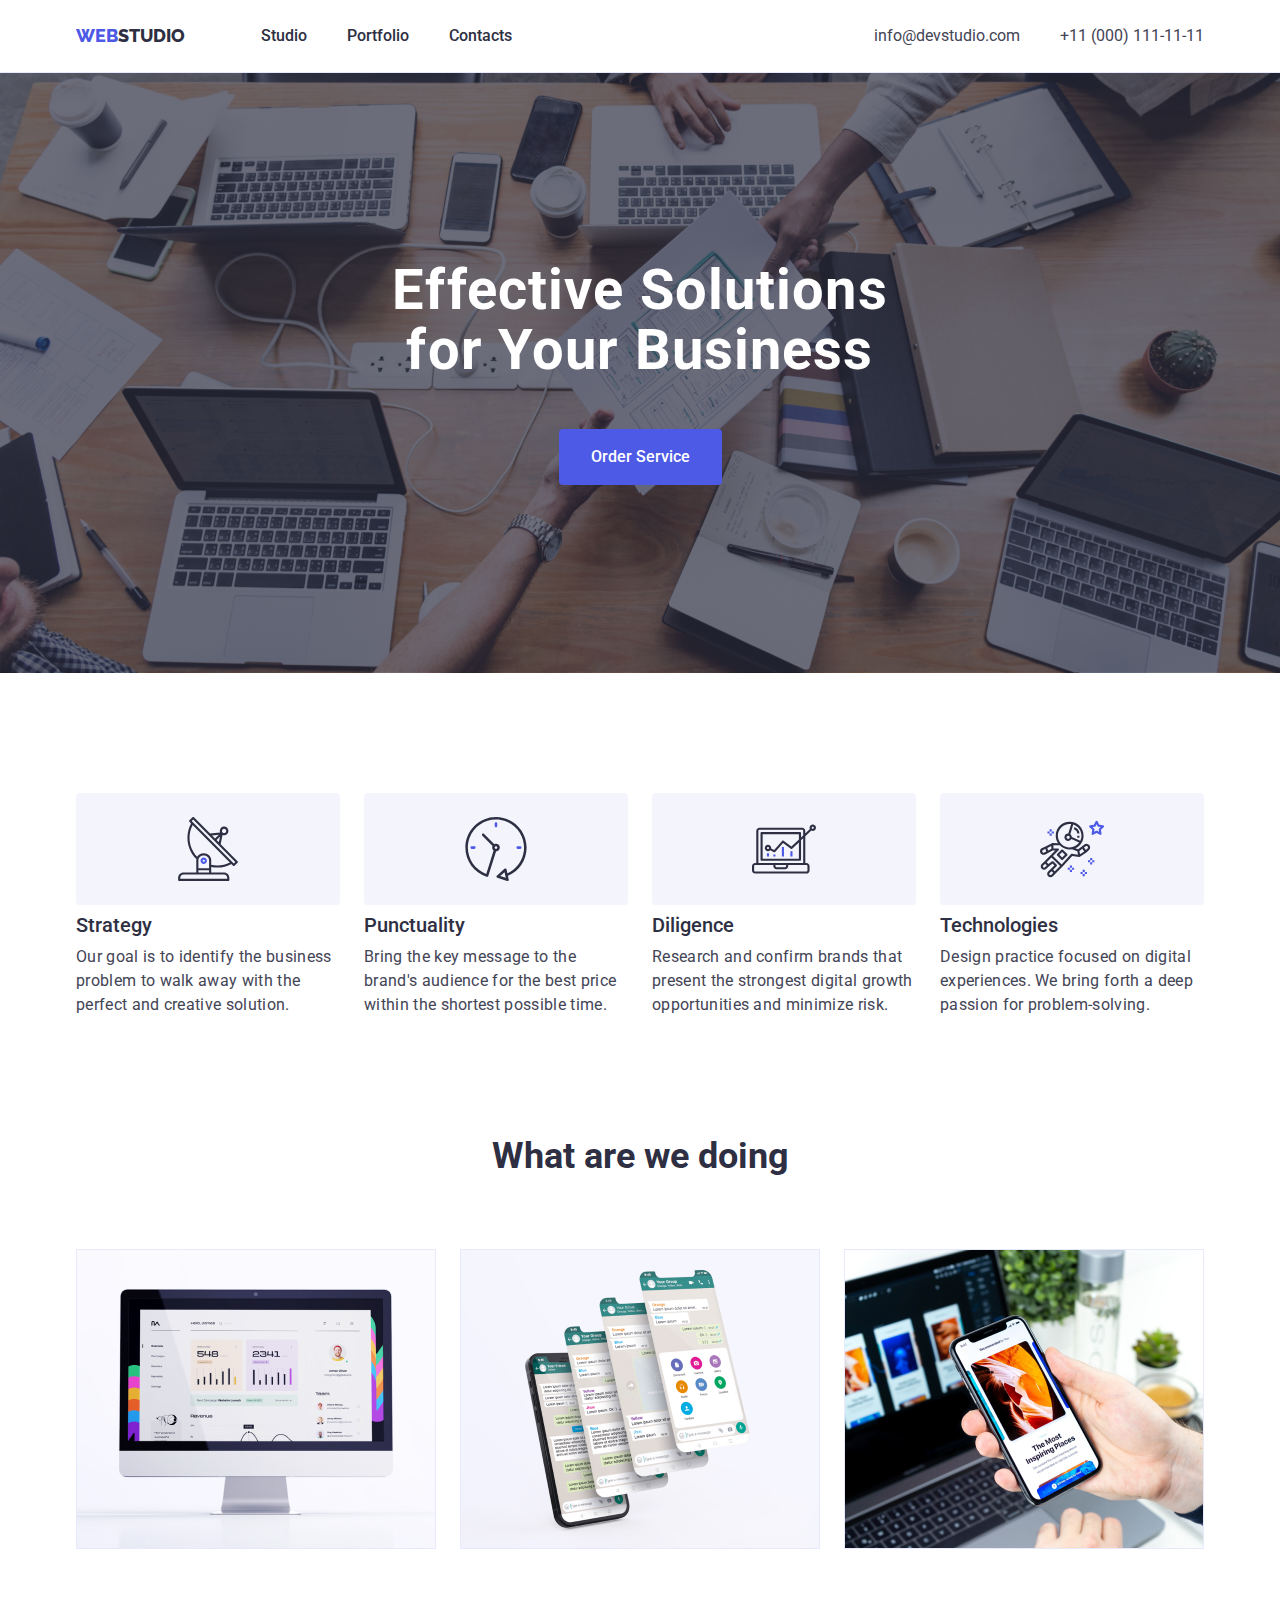
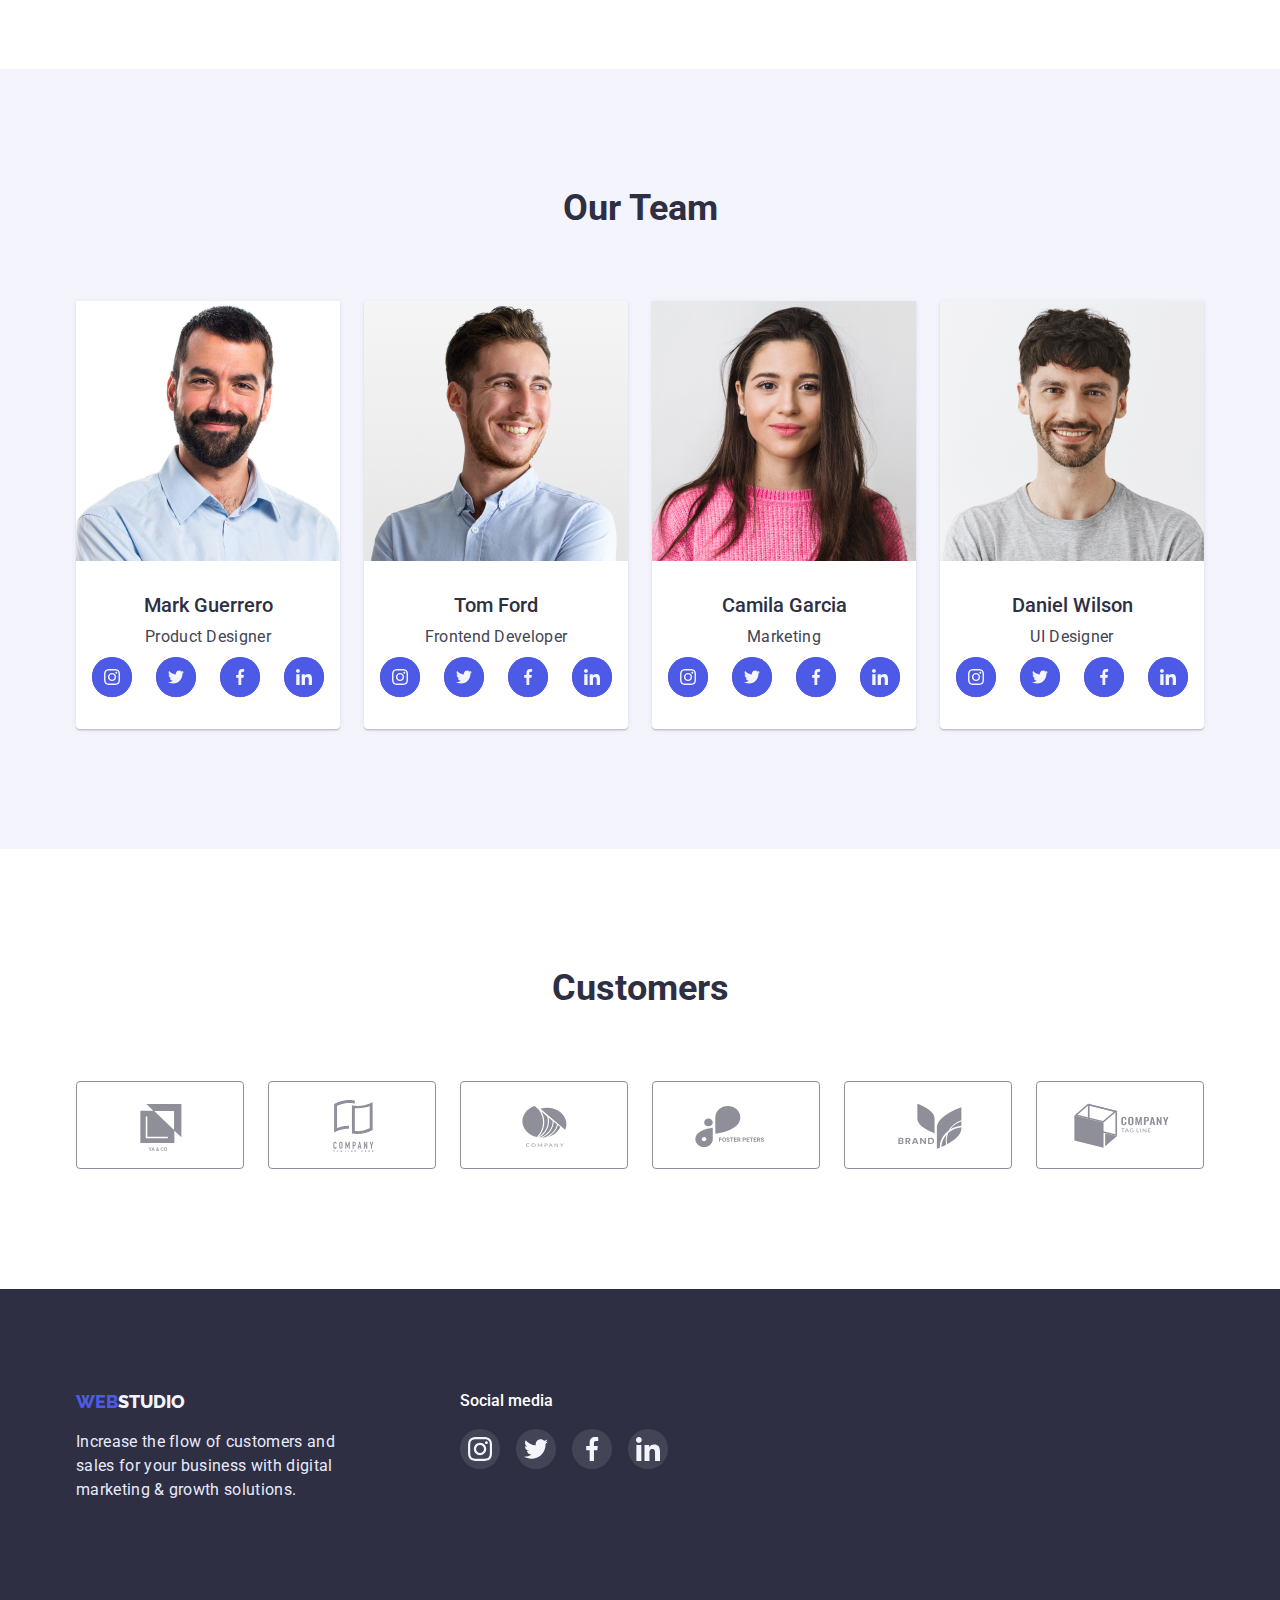
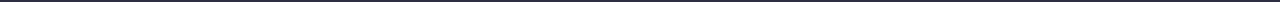
<file: index.html>
<!DOCTYPE html>
<html lang="en">
<head>
    <meta charset="UTF-8">
    <meta http-equiv="X-UA-Compatible" content="IE=edge">
    <meta name="viewport" content="width=device-width, initial-scale=1.0">
    <link rel="stylesheet" href="./css/reset.css">
    <link rel="stylesheet" href="https://cdnjs.cloudflare.com/ajax/libs/modern-normalize/1.1.0/modern-normalize.css" integrity="sha512-Y0MM+V6ymRKN2zStTqzQ227DWhhp4Mzdo6gnlRnuaNCbc+YN/ZH0sBCLTM4M0oSy9c9VKiCvd4Jk44aCLrNS5Q==" crossorigin="anonymous" referrerpolicy="no-referrer" />
    <link rel="stylesheet" href="./css/style.css">
    <link rel="preconnect" href="https://fonts.googleapis.com">
    <link rel="preconnect" href="https://fonts.gstatic.com" crossorigin>
    <link href="https://fonts.googleapis.com/css2?family=Raleway:wght@800&family=Roboto:wght@400;500;700;900&display=swap" rel="stylesheet">
    <title>Studio</title>
</head>
<body>

    <header class="header">
        <div class="container head">

            <nav class="nav">
                <a href="./index.html" class="logo link"><span class="web">WEB</span><span class="header-studio">STUDIO</span></a>
                <ul class="nav-list list">
                    <li class="nav-list-item"><a href="./index.html" class="nav-link link">Studio</a></li>
                    <li class="nav-list-item"><a href="./portfolio.html" class="nav-link link">Portfolio</a></li>
                    <li class="nav-list-item"><a href="./index.html" class="nav-link link">Contacts</a></li>
                </ul>
            </nav>
    
            <address class="address">
                <ul class="address-list list">
                    <li class="address-list-item"><a href="mailto:info@devstudio.com" class="address-link link"><span class="address-hover">info@devstudio.com</span></a></li>
                    <li class="address-list-item"><a href="tel:+110001111111" class="address-link link">+11 (000) 111-11-11</a></li>
                </ul>
            </address>

        </div>
    </header>
    
    <main class="main">
        
        <section class="hero">
            <div class="container">
        
                <h1 class="main-title">
                    Effective Solutions
                    for Your Business
                </h1>
                    
                <button type="button" class="hero-button">Order Service</button>
            </div>
        </section>

        <section class="first">
            <div class="container">
                <h2 class="invis"></h2>
    
                <ul class="first-list list">
                    <li class="first-list-item">
                        <div class="first-wrap-svg">
                            <svg class="first-svg">
                                <use href="./images/symbol-defs.svg#icon-antenna"></use>
                            </svg>
                        </div>
                        <h3 class="mini-title">Strategy</h3>
                        <p class="parag"> 
                            Our goal is to identify the business 
                            problem to walk away with the 
                            perfect and creative solution.
                        </p>
                    </li>
                    <li class="first-list-item">
                        <div class="first-wrap-svg">
                            <svg class="first-svg">
                                <use href="./images/symbol-defs.svg#icon-clock"></use>
                            </svg>
                        </div>
                        <h3 class="mini-title">Punctuality</h3>
                        <p class="parag">
                            Bring the key message to the 
                            brand's audience for the best price 
                            within the shortest possible time.
                        </p>
                    </li>
                    <li class="first-list-item">
                        <div class="first-wrap-svg">
                            <svg class="first-svg">
                                <use href="./images/symbol-defs.svg#icon-diagram"></use>
                            </svg>
                        </div>
                        <h3 class="mini-title">Diligence</h3>
                        <p class="parag">
                            Research and confirm brands that
                            present the strongest digital growth
                            opportunities and minimize risk.
                        </p>
                    </li>
                    <li class="first-list-item">
                        <div class="first-wrap-svg">
                            <svg class="first-svg">
                                <use href="./images/symbol-defs.svg#icon-astronaut"></use>
                            </svg>
                        </div>
                        <h3 class="mini-title">Technologies</h3>
                        <p class="parag">
                            Design practice focused on digital 
                            experiences. We bring forth a deep 
                            passion for problem-solving.
                        </p>
                    </li>
                </ul>
            </div>
        </section>

        <section class="second">
            <div class="container">
    
                <h2 class="second-title">What are we doing</h2>
    
                <ul class="second-list list">
                    <li class="second-list-item">
                        <img src="./images/img1.jpg" alt="img 1" class="img">
                    </li>
                    <li class="second-list-item">
                        <img src="./images/img2.jpg" alt="img 2" class="img">
                    </li>
                    <li class="second-list-item">
                        <img src="./images/img3.jpg" alt="img 3" class="img">
                    </li>
                </ul>

            </div>
        </section>

        <section class="team">
            <div class="container">
    
                <h2 class="second-title">Our Team</h2>
                <ul class="team-list list">
                    <li class="team-list-item">
                        <img src="./images/img-3.jpg" alt="photo" class="photo">
                        <div class="photo-text">
                            <h3 class="mini-title">Mark Guerrero</h3>
                            <p class="parag">Product Designer</p>
                            <ul class="team-social-list list">
                                <li class="team-social-list-item">
                                    <a href="" class="social-link">
                                        <svg class="team-svg">
                                            <use href="./images/symbol-defs.svg#icon-instagram"></use>
                                        </svg>
                                    </a>
                                </li>
                                <li class="team-social-list-item">
                                    <a href="" class="social-link">
                                        <svg class="team-svg">
                                            <use href="./images/symbol-defs.svg#icon-twitter"></use>
                                        </svg>
                                    </a>
                                </li>
                                <li class="team-social-list-item">
                                    <a href="" class="social-link">
                                        <svg class="team-svg">
                                            <use href="./images/symbol-defs.svg#icon-facebook"></use>
                                        </svg>
                                    </a>
                                </li>
                                <li class="team-social-list-item">
                                    <a href="" class="social-link">
                                        <svg class="team-svg">
                                            <use href="./images/symbol-defs.svg#icon-linkedin"></use>
                                        </svg>
                                    </a>
                                </li>
                            </ul>
                        </div>
                    </li>
                    <li class="team-list-item">
                        <img src="./images/img-2.jpg" alt="photo" class="photo">
                        <div class="photo-text">
                            <h3 class="mini-title">Tom Ford</h3>
                            <p class="parag">Frontend Developer</p>
                            <ul class="team-social-list list">
                                <li class="team-social-list-item">
                                    <a href="" class="social-link">
                                        <svg class="team-svg">
                                            <use href="./images/symbol-defs.svg#icon-instagram"></use>
                                        </svg>
                                    </a>
                                </li>
                                <li class="team-social-list-item">
                                    <a href="" class="social-link">
                                        <svg class="team-svg">
                                            <use href="./images/symbol-defs.svg#icon-twitter"></use>
                                        </svg>
                                    </a>
                                </li>
                                <li class="team-social-list-item">
                                    <a href="" class="social-link">
                                        <svg class="team-svg">
                                            <use href="./images/symbol-defs.svg#icon-facebook"></use>
                                        </svg>
                                    </a>
                                </li>
                                <li class="team-social-list-item">
                                    <a href="" class="social-link">
                                        <svg class="team-svg">
                                            <use href="./images/symbol-defs.svg#icon-linkedin"></use>
                                        </svg>
                                    </a>
                                </li>
                            </ul>
                        </div>
                    </li>
                    <li class="team-list-item">
                        <img src="./images/img-1.jpg" alt="photo" class="photo">
                        <div class="photo-text">
                            <h3 class="mini-title">Camila Garcia</h3>
                            <p class="parag">Marketing</p>
                            <ul class="team-social-list list">
                                <li class="team-social-list-item">
                                    <a href="" class="social-link">
                                        <svg class="team-svg">
                                            <use href="./images/symbol-defs.svg#icon-instagram"></use>
                                        </svg>
                                    </a>
                                </li>
                                <li class="team-social-list-item">
                                    <a href="" class="social-link">
                                        <svg class="team-svg">
                                            <use href="./images/symbol-defs.svg#icon-twitter"></use>
                                        </svg>
                                    </a>
                                </li>
                                <li class="team-social-list-item">
                                    <a href="" class="social-link">
                                        <svg class="team-svg">
                                            <use href="./images/symbol-defs.svg#icon-facebook"></use>
                                        </svg>
                                    </a>
                                </li>
                                <li class="team-social-list-item">
                                    <a href="" class="social-link">
                                        <svg class="team-svg">
                                            <use href="./images/symbol-defs.svg#icon-linkedin"></use>
                                        </svg>
                                    </a>
                                </li>
                            </ul>
                        </div>
                    </li>
                    <li class="team-list-item">
                        <img src="./images/img.jpg" alt="photo" class="photo">
                        <div class="photo-text">
                            <h3 class="mini-title">Daniel Wilson</h3>
                            <p class="parag">UI Designer</p>
                            <ul class="team-social-list list">
                                <li class="team-social-list-item">
                                    <a href="" class="social-link">
                                        <svg class="team-svg">
                                            <use href="./images/symbol-defs.svg#icon-instagram"></use>
                                        </svg>
                                    </a>
                                </li>
                                <li class="team-social-list-item">
                                    <a href="" class="social-link">
                                        <svg class="team-svg">
                                            <use href="./images/symbol-defs.svg#icon-twitter"></use>
                                        </svg>
                                    </a>
                                </li>
                                <li class="team-social-list-item">
                                    <a href="" class="social-link">
                                        <svg class="team-svg">
                                            <use href="./images/symbol-defs.svg#icon-facebook"></use>
                                        </svg>
                                    </a>
                                </li>
                                <li class="team-social-list-item">
                                    <a href="" class="social-link">
                                        <svg class="team-svg">
                                            <use href="./images/symbol-defs.svg#icon-linkedin"></use>
                                        </svg>
                                    </a>
                                </li>
                            </ul>
                        </div>
                    </li>
                </ul>

            </div>    
        </section>
        
        <section class="customers">
            <div class="container">
                <h2 class="second-title">Customers</h2>
                <ul class="customers-list list">
                    <li class="customers-list-item">
                        <a href="" class="customers-link">
                            <svg class="customers-svg">
                                <use href="./images/symbol-defs.svg#icon-Logo"></use>
                            </svg>
                        </a>
                    </li>
                    <li class="customers-list-item">
                        <a href="" class="customers-link">
                            <svg class="customers-svg">
                                <use href="./images/symbol-defs.svg#icon-Logo-1"></use>
                            </svg>
                        </a>
                    </li>
                    <li class="customers-list-item">
                        <a href="" class="customers-link">
                            <svg class="customers-svg">
                                <use href="./images/symbol-defs.svg#icon-Logo-2"></use>
                            </svg>
                        </a>
                    </li>
                    <li class="customers-list-item">
                        <a href="" class="customers-link">
                            <svg class="customers-svg">
                                <use href="./images/symbol-defs.svg#icon-Logo-3"></use>
                            </svg>
                        </a>
                    </li>
                    <li class="customers-list-item">
                        <a href="" class="customers-link">
                            <svg class="customers-svg">
                                <use href="./images/symbol-defs.svg#icon-Logo-4"></use>
                            </svg>
                        </a>
                    </li>
                    <li class="customers-list-item">
                        <a href="" class="customers-link">
                            <svg class="customers-svg">
                                <use href="./images/symbol-defs.svg#icon-Logo-5"></use>
                            </svg>
                        </a>
                    </li>
                </ul>
            </div>
        </section>

    </main>

    <footer class="footer">
        <div class="container">
    
            <div class="flex">
                <div class="text">
                    <a href="./index.html" class="logo link"><span class="web">WEB</span><span class="footer-studio">STUDIO</span></a>
            
                    <p class="parag footer-text">
                        Increase the flow of customers and 
                        sales for your business with digital 
                        marketing & growth solutions.
                    </p>
                </div>
    
                <div class="footer-social">
                    <h3 class="third-title">Social media</h3>
                    <ul class="footer-social-list list">
                        <li class="footer-social-list-item">
                            <a href="" class="footer-social-link">
                                <svg class="footer-svg">
                                    <use href="./images/symbol-defs.svg#icon-instagram"></use>
                                </svg>
                            </a>
                        </li>
                        <li class="footer-social-list-item">
                            <a href="" class="footer-social-link">
                                <svg class="footer-svg">
                                    <use href="./images/symbol-defs.svg#icon-twitter"></use>
                                </svg>
                            </a>
                        </li>
                        <li class="footer-social-list-item">
                            <a href="" class="footer-social-link">
                                <svg class="footer-svg">
                                    <use href="./images/symbol-defs.svg#icon-facebook"></use>
                                </svg>
                            </a>
                        </li>
                        <li class="footer-social-list-item">
                            <a href="" class="footer-social-link">
                                <svg class="footer-svg">
                                    <use href="./images/symbol-defs.svg#icon-linkedin"></use>
                                </svg>
                            </a>
                        </li>
                    </ul>
                </div>
            </div>
        </div>   
    </footer>

</body>
</html>
</file>
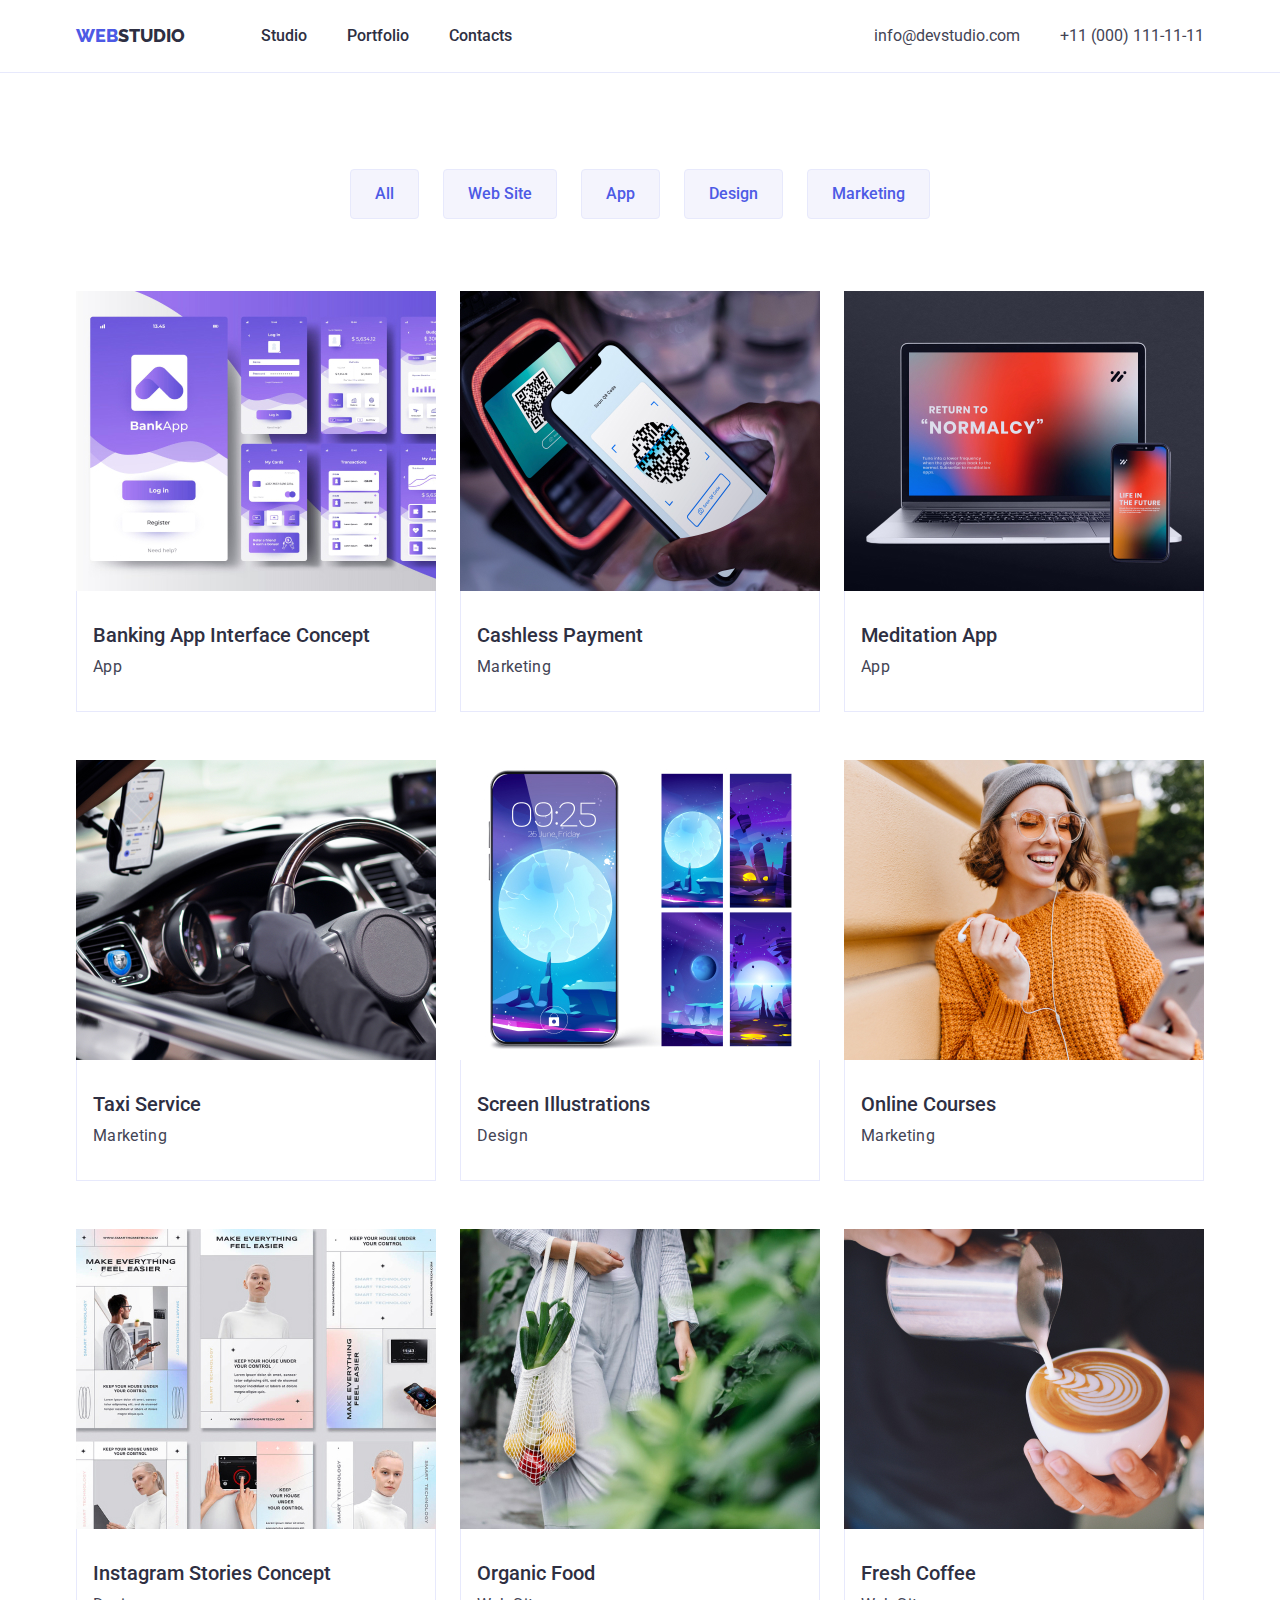
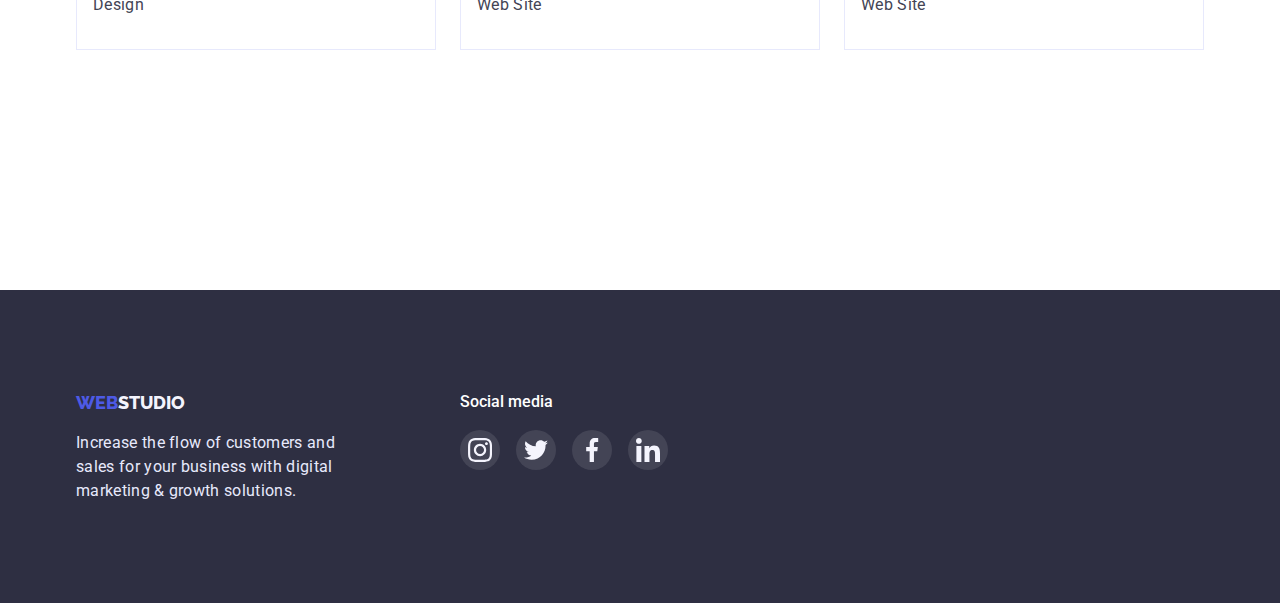
<file: portfolio.html>
<!DOCTYPE html>
<html lang="en">
<head>
    <meta charset="UTF-8">
    <meta http-equiv="X-UA-Compatible" content="IE=edge">
    <meta name="viewport" content="width=device-width, initial-scale=1.0">
    <link rel="stylesheet" href="./css/reset.css">
    <link rel="stylesheet" href="https://cdnjs.cloudflare.com/ajax/libs/modern-normalize/1.1.0/modern-normalize.css" integrity="sha512-Y0MM+V6ymRKN2zStTqzQ227DWhhp4Mzdo6gnlRnuaNCbc+YN/ZH0sBCLTM4M0oSy9c9VKiCvd4Jk44aCLrNS5Q==" crossorigin="anonymous" referrerpolicy="no-referrer" />
    <link rel="stylesheet" href="./css/style.css">
    <link rel="preconnect" href="https://fonts.googleapis.com">
    <link rel="preconnect" href="https://fonts.gstatic.com" crossorigin>
    <link href="https://fonts.googleapis.com/css2?family=Raleway:wght@800&family=Roboto:wght@400;500;700;900&display=swap" rel="stylesheet">
    <title>Portfolio</title>
</head>
<body>
    
    <header class="header">
        <div class="container head">

            <nav class="nav">
                <a href="./index.html" class="logo link"><span class="web">WEB</span><span class="header-studio">STUDIO</span></a>
                <ul class="nav-list list">
                    <li class="nav-list-item"><a href="./index.html" class="nav-link link">Studio</a></li>
                    <li class="nav-list-item"><a href="./portfolio.html" class="nav-link link">Portfolio</a></li>
                    <li class="nav-list-item"><a href="./index.html" class="nav-link link">Contacts</a></li>
                </ul>
            </nav>
    
            <address class="address">
                <ul class="address-list list">
                    <li class="address-list-item"><a href="mailto:info@devstudio.com" class="address-link link"><span class="address-hover">info@devstudio.com</span></a></li>
                    <li class="address-list-item"><a href="tel:+110001111111" class="address-link link">+11 (000) 111-11-11</a></li>
                </ul>
            </address>

        </div>
    </header>

    <main class="main">

        <section class="services">
            <div class="container">
                <h1 class="invis"></h1>
                <ul class="filters-list list">
                    <li class="filters-list-item">
                        <button type="button" class="filter-btn">All</button>
                    </li>
                    <li class="filters-list-item">
                        <button type="button" class="filter-btn">Web Site</button>
                    </li>
                    <li class="filters-list-item">
                        <button type="button" class="filter-btn">App</button>
                    </li>
                    <li class="filters-list-item">
                        <button type="button" class="filter-btn">Design</button>
                    </li>
                    <li class="filters-list-item">
                        <button type="button" class="filter-btn">Marketing</button>
                    </li>
                </ul>
    
                <ul class="card-list list">
                    <li class="card-list-item">
                        <a href="" class="link">
                            <img src="./images/img-4.jpg" alt="Image" class="img">
                            <div class="card-bottom">
                                <h3 class="mini-title">Banking App Interface Concept</h3>
                                <p class="parag">App</p>
                            </div>
                        </a>
                    </li>
                    <li class="card-list-item">
                        <a href="" class="link">
                            <img src="./images/img-5.jpg" alt="Image" class="img">
                            <div class="card-bottom">
                                <h3 class="mini-title">Cashless Payment</h3>
                                <p class="parag">Marketing</p>
                            </div>
                        </a>
                    </li>
                    <li class="card-list-item">
                        <a href="" class="link">
                            <img src="./images/img-6.jpg" alt="Image" class="img">
                            <div class="card-bottom">
                                <h3 class="mini-title">Meditation App</h3>
                                <p class="parag">App</p>
                            </div>
                        </a>
                    </li>
                    <li class="card-list-item">
                        <a href="" class="link">
                            <img src="./images/img-7.jpg" alt="Image" class="img">
                            <div class="card-bottom">
                                <h3 class="mini-title">Taxi Service</h3>
                                <p class="parag">Marketing</p>
                            </div>
                        </a>
                    </li>
                    <li class="card-list-item">
                        <a href="" class="link">
                            <img src="./images/img-8.jpg" alt="Image" class="img">
                            <div class="card-bottom">
                                <h3 class="mini-title">Screen Illustrations</h3>
                                <p class="parag">Design</p>
                            </div>
                        </a>
                    </li>
                    <li class="card-list-item">
                        <a href="" class="link">
                            <img src="./images/img-9.jpg" alt="Image" class="img">
                            <div class="card-bottom">
                                <h3 class="mini-title">Online Courses</h3>
                                <p class="parag">Marketing</p>
                            </div>
                        </a>
                    </li>
                    <li class="card-list-item">
                        <a href="" class="link">
                            <img src="./images/img-10.jpg" alt="Image" class="img">
                            <div class="card-bottom">
                                <h3 class="mini-title">Instagram Stories Concept</h3>
                                <p class="parag">Design</p>
                            </div>
                        </a>
                    </li>
                    <li class="card-list-item">
                        <a href="" class="link">
                            <img src="./images/img-11.jpg" alt="Image" class="img">
                            <div class="card-bottom">
                                <h3 class="mini-title">Organic Food</h3>
                                <p class="parag">Web Site</p>
                            </div>
                        </a>
                    </li>
                    <li class="card-list-item">
                        <a href="" class="link">
                            <img src="./images/img-12.jpg" alt="Image" class="img">
                            <div class="card-bottom">
                                <h3 class="mini-title">Fresh Coffee</h3>
                                <p class="parag">Web Site</p>
                            </div>
                        </a>
                    </li>
                </ul>
            </div>
        </section>

    </main>

    <footer class="footer">
        <div class="container">
    
            <div class="flex">
                <div class="text">
                    <a href="./index.html" class="logo link"><span class="web">WEB</span><span class="footer-studio">STUDIO</span></a>
            
                    <p class="parag footer-text">
                        Increase the flow of customers and 
                        sales for your business with digital 
                        marketing & growth solutions.
                    </p>
                </div>
    
                <div class="footer-social">
                    <h3 class="third-title">Social media</h3>
                    <ul class="footer-social-list list">
                        <li class="footer-social-list-item">
                            <a href="" class="footer-social-link">
                                <svg class="footer-svg">
                                    <use href="./images/symbol-defs.svg#icon-instagram"></use>
                                </svg>
                            </a>
                        </li>
                        <li class="footer-social-list-item">
                            <a href="" class="footer-social-link">
                                <svg class="footer-svg">
                                    <use href="./images/symbol-defs.svg#icon-twitter"></use>
                                </svg>
                            </a>
                        </li>
                        <li class="footer-social-list-item">
                            <a href="" class="footer-social-link">
                                <svg class="footer-svg">
                                    <use href="./images/symbol-defs.svg#icon-facebook"></use>
                                </svg>
                            </a>
                        </li>
                        <li class="footer-social-list-item">
                            <a href="" class="footer-social-link">
                                <svg class="footer-svg">
                                    <use href="./images/symbol-defs.svg#icon-linkedin"></use>
                                </svg>
                            </a>
                        </li>
                    </ul>
                </div>
            </div>
        </div>   
    </footer>
    
</body>
</html>
</file>
<file: css/style.css>
*{
    box-sizing: border-box;
}

:root{
--plain-text: #434455;
--special-text: #2E2F42;
--hover-active: #404BBF;
}

body{
    font-family: 'Roboto';
    font-size: 16px;
    color: var(--plain-text);
}

.list{
    list-style: none;
    display: flex;
}

.list:last-child{
    margin-right: 0;
    margin-bottom: 0;
}

.link{
    text-decoration: none;
}

.invis{
    position: absolute;
    width: 1px;
    height: 1px;
    margin: -1px;
    border: 0;
    padding: 0;
    white-space: nowrap;
    clip-path: inset(100%);
    clip: rect(0 0 0 0);
    overflow: hidden;
}

img{
    display: block;
    max-width: 100%;
    height: auto;
}

.img{
    width: 360px;
    height: 300px;
}

.photo{
    width: 264px;
    height: 260px;
}

.second-title{
    font-family: 'Roboto';
    font-style: normal;
    font-weight: 700;
    font-size: 36px;
    line-height: 1.11;
    letter-spacing: 0,02em;
    color: var(--special-text);
}

.mini-title{
    font-family: 'Roboto';
    font-style: normal;
    font-weight: 500;
    font-size: 20px;
    line-height: 1.2;
    letter-spacing: 0,02em;
    color: var(--special-text);
    margin-bottom: 8px;
}

.parag{
    font-family: 'Roboto';
    font-style: normal;
    font-weight: 400;
    font-size: 16px;
    line-height: 1.5;
    letter-spacing: 0.02em;
    color: var(--plain-text);
}

.container{
    width: 1158px;
    padding: 0 15px;
    margin: 0 auto;
}

.header{
    border-bottom: 1px solid #E7E9FC;
    /* background-color: #e7e9fc; */
}

.head{
    display: flex;
    justify-content: space-between;
    align-items: center;
}

.nav{
    display: flex;
    align-items: center;
    gap: 61px;
}

.nav-list{
    display: flex;
    gap: 10px;
}

.nav-list-item{
    padding: 24px 0;
}

.nav-link{
    font-family: 'Roboto';
    font-style: normal;
    font-weight: 500;
    font-size: 16px;
    line-height: 1.5;
    color: var(--special-text);
    padding: 24px 15px;
}

.nav-link:active{
    color: var(--hover-active);
}

.logo{
    font-family: 'Raleway';
    font-style: normal;
    font-weight: 800;
    font-size: 18px;
    line-height: 1.4;
}

.web{
    color: #4d5ae5;
}

.header-studio{
    color: var(--special-text);
}

.address-list{
    display: flex;
    gap: 40px;
}

.address-link{
    font-family: 'Roboto';
    font-style: normal;
    font-weight: 400;
    font-size: 16px;
    line-height: 1.5;
    color: var(--plain-text);
}

.address-hover:active{
    color: var(--hover-active);
}

.hero{
    text-align: center;
    background-image: linear-gradient( to right, rgba(46, 47, 66, 0.7), rgba(46, 47, 66, 0.7)),  url(../images/people-office.jpg);
    background-repeat: no-repeat;
    background-size: 1440px;
    background-position: 50% 50%;
    padding: 188px 0;
}

.main-title{
    font-family: 'Roboto';
    font-style: normal;
    font-weight: 700;
    font-size: 56px;
    line-height: 1.07;
    letter-spacing: 0.02em;
    color: #FFFFFF;
    width: 500px;
    margin: 0 auto 48px;
}

.hero-button{
    font-family: 'Roboto';
    font-style: normal;
    font-weight: 500;
    font-size: 16px;
    line-height: 1.5;
    letter-spacing: 0,04em;
    cursor: pointer;
    border: none;
    border-radius: 4px;
    padding: 16px 32px;
    color: #ffffff;
    background-color: #4d5ae5;
}

.hero-button:hover, .hero-button:focus{
    background-color: var(--hover-active);
}

.first{
    padding-top: 120px;
}

.first-list{
    gap: 24px;
}

.first-list-item{
    width: 264px;
}

.first-wrap-svg{
    height: 112px;
    width: 264px;
    background: #F4F4FD;
    border-radius: 4px;
    display: flex;
    justify-content: center;
    align-items: center;
    margin-bottom: 8px;
}

.first-svg{
    width: 64px;
    height: 64px;
}

.second{
    padding: 120px 0;
}

.second-title{
    text-align: center;
    margin-bottom: 72px;
}

.second-list{
    gap: 24px;
}

.team{
    padding: 120px 0;
    background-color: #f4f4fd;
}

.team-list{
    gap: 24px;
}

.team-list-item{
    box-shadow: 0px 1px 6px rgba(46, 47, 66, 0.08), 0px 1px 1px rgba(46, 47, 66, 0.16), 0px 2px 1px rgba(46, 47, 66, 0.08);
    border-radius: 0px 0px 4px 4px;
    background-color: #ffffff;
}

.photo-text{
    text-align: center;
    padding: 32px 16px;
}

.team-social-list-item{
    width: 40px;
    height: 40px;
    background: #4D5AE5;
    border-radius: 50%; 
}

.team-social-list{
    margin-top: 8px;
    gap: 24px;
}

.social-link:hover, .social-link:focus {
    background: var(--hover-active);
}

.team-svg{
    width: 16px;
    height: 16px;
}


.customers{
    padding: 120px 0;
}

.customers-list{
    gap: 24px;
}

.customers-list-item{
    width: 168px;
    height: 88px;
    border: 1px solid #8E8F99;
    border-radius: 4px;
}

.customers-list-item:hover, .customers-list-item:focus {
    border-color: var(--hover-active);
}

.customers-link:hover .customers-svg {
    fill: var(--hover-active);
}

.customers-link:focus .customers-svg {
    fill: var(--hover-active);
}

.customers-link{
    width: 100%;
    height: 100%;
    display: flex;
    justify-content: center;
    align-items: center;
}

.customers-svg{
    width: 104px;
    height: 56px;
    fill: #8E8F99;
}


.services{
    padding-top: 96px;
    padding-bottom: 120px;
}

.filters-list{
    justify-content: center;
    margin-bottom: 72px;
    gap: 24px;
}

.filter-btn{
    font-family: 'Roboto';
    font-style: normal;
    font-weight: 500;
    font-size: 16px;
    line-height: 1.5;
    letter-spacing: 0,04em;
    cursor: pointer;
    color: #4D5AE5;
    background-color: #F4F4FD;
    border: 1px solid #E7E9FC;
    border-radius: 4px;
    padding: 12px 24px;
}

.filter-btn:hover, .filter-btn:focus {
    color: #FFFFFF;
    background-color: var(--hover-active);
    box-shadow: 0px 3px 1px rgba(0, 0, 0, 0.1), 0px 2px 1px rgba(0, 0, 0, 0.08), 0px 2px 2px rgba(0, 0, 0, 0.12);
}

.card-list{
    flex-wrap: wrap;
    padding-bottom: 120px;
    gap: 24px;
    row-gap: 48px;
}

.card-list-item{
    background-color: #FFFFFF;
    width: 360px;
}

.card-list-item:hover, .card-list-item:focus{
    box-shadow: 0px 1px 6px rgba(46, 47, 66, 0.08), 0px 1px 1px rgba(46, 47, 66, 0.16), 0px 2px 1px rgba(46, 47, 66, 0.08);
}

.card-bottom{
    border-right: 1px solid #E7E9FC;
    border-bottom: 1px solid #E7E9FC;
    border-left: 1px solid #E7E9FC;
    padding: 32px 16px;
}

.footer{
    background-color: var(--special-text);
    padding: 100px 0;
}

.flex{
    display: flex;
}

.footer-studio{
    color: #f4f4fd;
}

.footer-text{
    width: 264px;
    margin-top: 16px;
    color: #e7e9fc;
}

.footer-social{
    color: #ffffff;
    margin-left: 120px;
}

.third-title{
    font-family: 'Roboto';
    font-style: normal;
    font-weight: 500;
    font-size: 16px;
    line-height: 24px;
    letter-spacing: 1.2;
    margin-bottom: 16px;
}

.footer-social-list{
    gap: 16px;
}

.footer-social-list-item{
    width: 40px;
    height: 40px;
}

.footer-social-link{
    width: 100%;
    height: 100%;
    display: flex;
    justify-content: center;
    align-items: center;
    background: rgba(255, 255, 255, 0.1);
    border-radius: 50%;
}

.footer-social-link:hover, .footer-social-link:focus {
    background: #31D0AA;
}

.social-link{
    width: 100%;
    height: 100%;
    display: flex;
    justify-content: center;
    align-items: center;
    background: #4D5AE5;
    border-radius: 50%;
}

.footer-svg{
    width: 24px;
    height: 24px;
}
</file>
